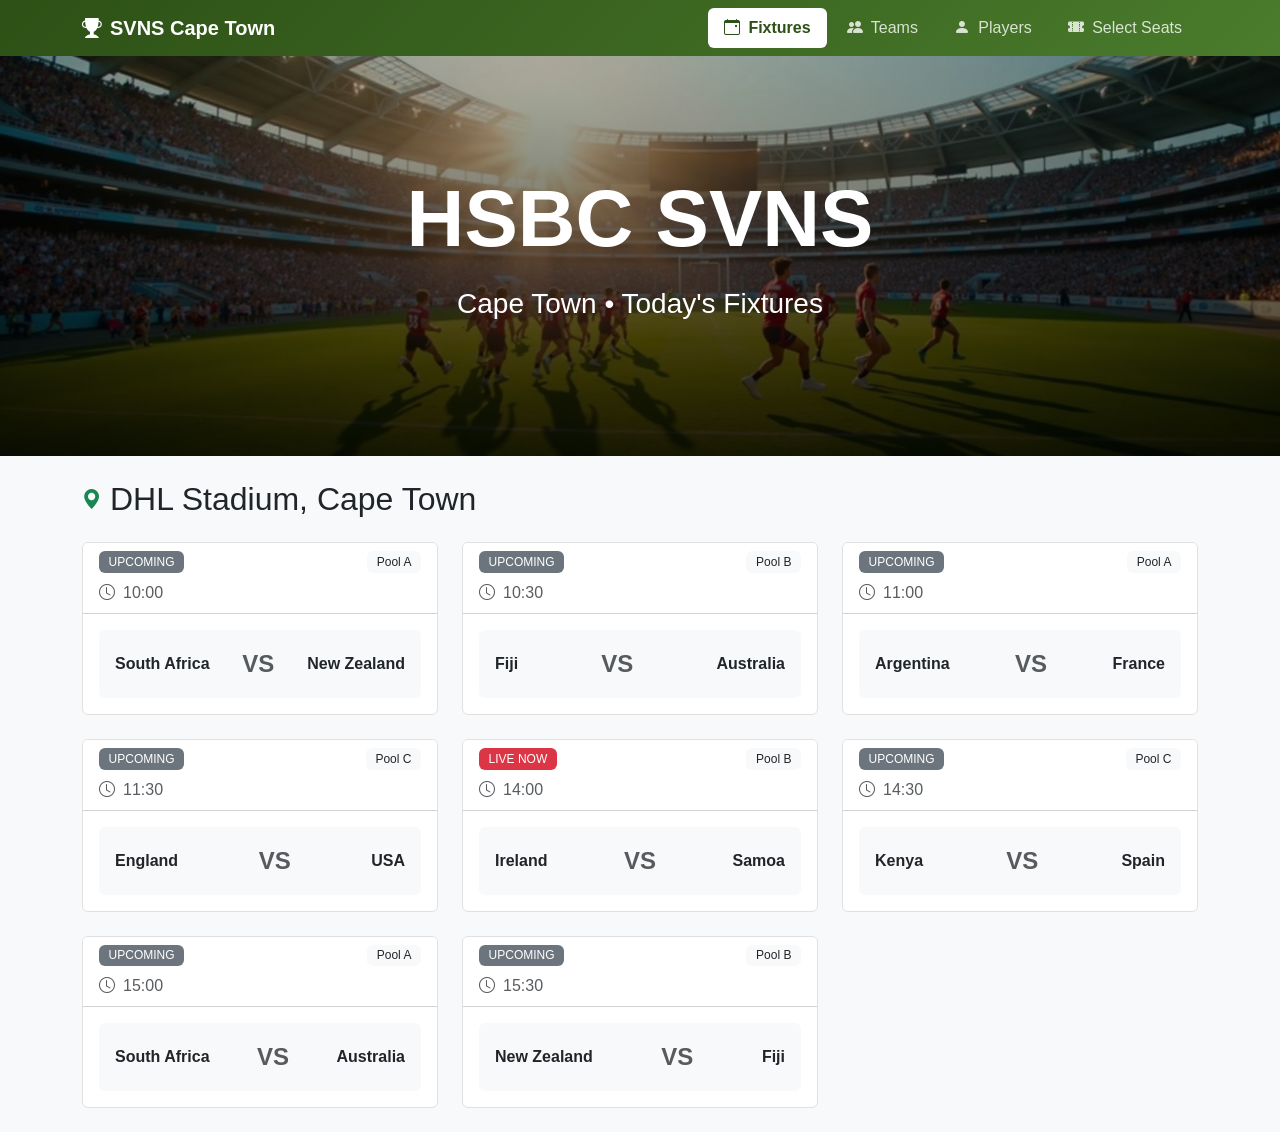
<file: index.html>
<!DOCTYPE html>
<html lang="en">
<head>
    <meta charset="UTF-8">
    <meta name="viewport" content="width=device-width, initial-scale=1.0">
    <title>HSBC SVNS Cape Town - Rugby Sevens</title>
    <meta name="description" content="Watch the world's best rugby sevens teams compete at DHL Stadium, Cape Town. View fixtures, teams, players, and book your seats." />
    
    <!-- Bootstrap CSS -->
    <link href="https://cdn.jsdelivr.net/npm/bootstrap@5.3.0/dist/css/bootstrap.min.css" rel="stylesheet">
    <!-- Bootstrap Icons -->
    <link rel="stylesheet" href="https://cdn.jsdelivr.net/npm/bootstrap-icons@1.11.0/font/bootstrap-icons.min.css">
    <!-- Custom CSS -->
    <link rel="stylesheet" href="styles.css">
</head>
<body>
    <!-- Navigation -->
    <nav class="navbar navbar-expand-lg navbar-dark sticky-top" style="background: linear-gradient(135deg, #2d5016 0%, #4a7c2c 100%);">
        <div class="container">
            <a class="navbar-brand d-flex align-items-center" href="index.html">
                <i class="bi bi-trophy-fill me-2"></i>
                <span class="fw-bold">SVNS Cape Town</span>
            </a>
            <button class="navbar-toggler" type="button" data-bs-toggle="collapse" data-bs-target="#navbarNav">
                <span class="navbar-toggler-icon"></span>
            </button>
            <div class="collapse navbar-collapse justify-content-end" id="navbarNav">
                <ul class="navbar-nav gap-1">
                    <li class="nav-item">
                        <a class="nav-link active rounded px-3" href="index.html">
                            <i class="bi bi-calendar-event me-1"></i>
                            <span class="d-none d-sm-inline">Fixtures</span>
                        </a>
                    </li>
                    <li class="nav-item">
                        <a class="nav-link rounded px-3" href="teams.html">
                            <i class="bi bi-people-fill me-1"></i>
                            <span class="d-none d-sm-inline">Teams</span>
                        </a>
                    </li>
                    <li class="nav-item">
                        <a class="nav-link rounded px-3" href="players.html">
                            <i class="bi bi-person-fill me-1"></i>
                            <span class="d-none d-sm-inline">Players</span>
                        </a>
                    </li>
                    <li class="nav-item">
                        <a class="nav-link rounded px-3" href="booking.html">
                            <i class="bi bi-ticket-perforated-fill me-1"></i>
                            <span class="d-none d-sm-inline">Select Seats</span>
                        </a>
                    </li>
                </ul>
            </div>
        </div>
    </nav>

    <!-- Hero Section -->
    <div class="position-relative" style="height: 400px; overflow: hidden;">
        <img src="hero-stadium.jpg" alt="Cape Town Stadium" class="w-100 h-100" style="object-fit: cover;">
        <div class="position-absolute top-0 start-0 w-100 h-100" style="background: linear-gradient(to top, rgba(0,0,0,0.8), rgba(0,0,0,0.3));"></div>
        <div class="position-absolute top-50 start-50 translate-middle text-center text-white w-100 animate-fade-in">
            <h1 class="display-1 fw-bold mb-3">HSBC SVNS</h1>
            <p class="fs-3">Cape Town • Today's Fixtures</p>
        </div>
    </div>

    <!-- Main Content -->
    <div class="container py-4">
        <div class="d-flex align-items-center gap-2 mb-4">
            <i class="bi bi-geo-alt-fill text-success fs-5"></i>
            <h2 class="mb-0">DHL Stadium, Cape Town</h2>
        </div>

        <div class="row g-4" id="fixtures-container">
            <!-- Fixtures will be loaded here -->
        </div>
    </div>

    <!-- Bootstrap JS -->
    <script src="https://cdn.jsdelivr.net/npm/bootstrap@5.3.0/dist/js/bootstrap.bundle.min.js"></script>
    <!-- Custom JS -->
    <script src="script.js"></script>
</body>
</html>
</file>
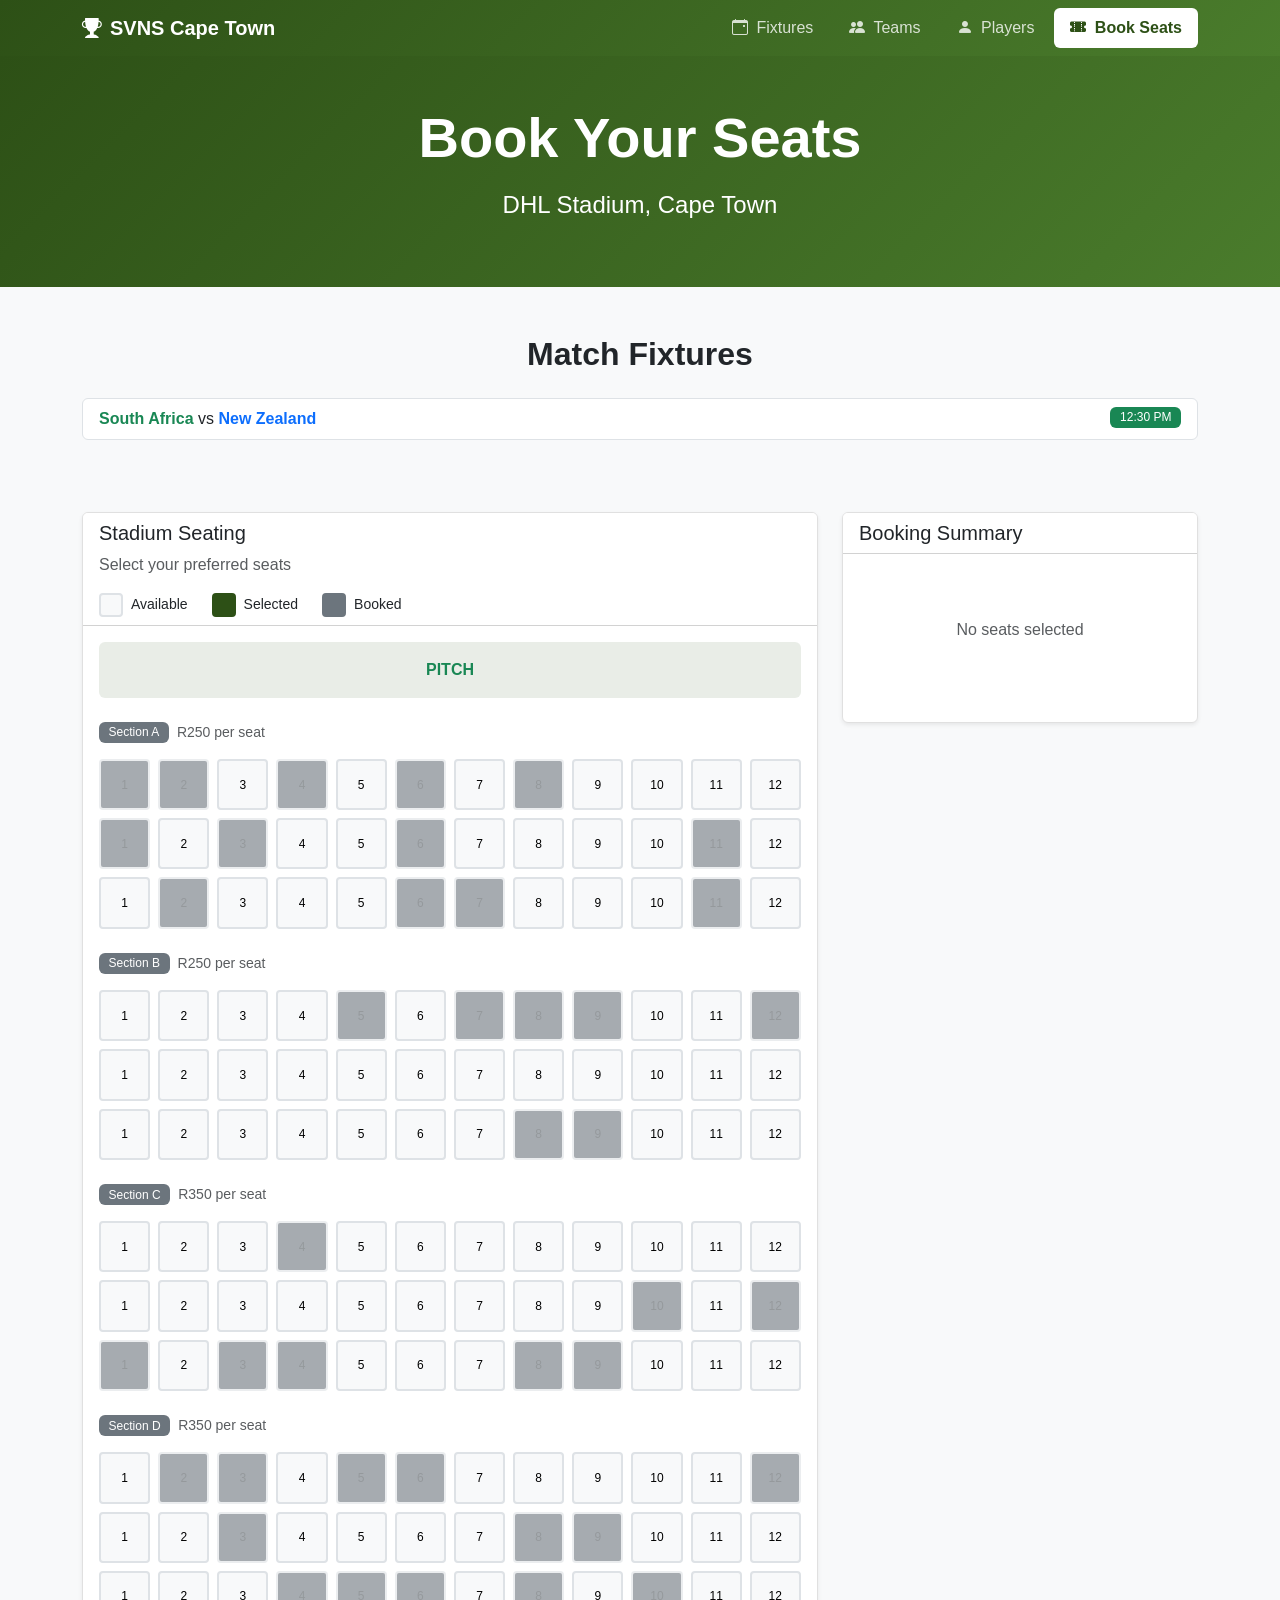
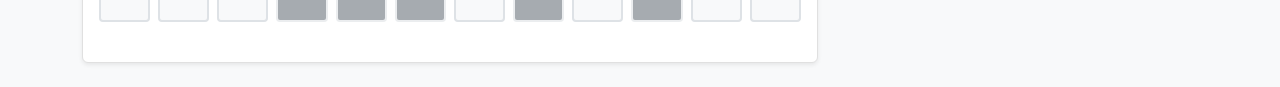
<file: booking.html>
<!DOCTYPE html>
<html lang="en">
<head>
    <meta charset="UTF-8">
    <meta name="viewport" content="width=device-width, initial-scale=1.0">
    <title>Book Seats - HSBC SVNS Cape Town</title>
    
    <link href="https://cdn.jsdelivr.net/npm/bootstrap@5.3.0/dist/css/bootstrap.min.css" rel="stylesheet">
    <link rel="stylesheet" href="https://cdn.jsdelivr.net/npm/bootstrap-icons@1.11.0/font/bootstrap-icons.min.css">
    <link rel="stylesheet" href="styles.css">
</head>
<body>
    <!-- Navigation -->
    <nav class="navbar navbar-expand-lg navbar-dark sticky-top" style="background: linear-gradient(135deg, #2d5016 0%, #4a7c2c 100%);">
        <div class="container">
            <a class="navbar-brand d-flex align-items-center" href="index.html">
                <i class="bi bi-trophy-fill me-2"></i>
                <span class="fw-bold">SVNS Cape Town</span>
            </a>
            <button class="navbar-toggler" type="button" data-bs-toggle="collapse" data-bs-target="#navbarNav">
                <span class="navbar-toggler-icon"></span>
            </button>
            <div class="collapse navbar-collapse justify-content-end" id="navbarNav">
                <ul class="navbar-nav gap-1">
                    <li class="nav-item">
                        <a class="nav-link rounded px-3" href="index.html">
                            <i class="bi bi-calendar-event me-1"></i>
                            <span class="d-none d-sm-inline">Fixtures</span>
                        </a>
                    </li>
                    <li class="nav-item">
                        <a class="nav-link rounded px-3" href="teams.html">
                            <i class="bi bi-people-fill me-1"></i>
                            <span class="d-none d-sm-inline">Teams</span>
                        </a>
                    </li>
                    <li class="nav-item">
                        <a class="nav-link rounded px-3" href="players.html">
                            <i class="bi bi-person-fill me-1"></i>
                            <span class="d-none d-sm-inline">Players</span>
                        </a>
                    </li>
                    <li class="nav-item">
                        <a class="nav-link active rounded px-3" href="booking.html">
                            <i class="bi bi-ticket-perforated-fill me-1"></i>
                            <span class="d-none d-sm-inline">Book Seats</span>
                        </a>
                    </li>
                </ul>
            </div>
        </div>
    </nav>

    <!-- Hero Section -->
    <div class="py-5" style="background: linear-gradient(135deg, #2d5016 0%, #4a7c2c 100%);">
        <div class="container text-center text-white animate-fade-in">
            <h1 class="display-4 fw-bold mb-3">Book Your Seats</h1>
            <p class="fs-4">DHL Stadium, Cape Town</p>
        </div>
    </div>

    <!-- Fixtures Section -->
<div class="container my-5">
  <h2 class="fw-bold mb-4 text-center">Match Fixtures</h2>

  <ul class="list-group">
    <!-- Match 1 -->
    <li class="list-group-item">
      <strong data-bs-toggle="collapse" data-bs-target="#saPlayers" role="button" class="text-success">
        South Africa
      </strong>
      vs
      <strong data-bs-toggle="collapse" data-bs-target="#nzPlayers" role="button" class="text-primary">
        New Zealand
      </strong>
      <span class="badge bg-success float-end">12:30 PM</span>

      <!-- Players Collapse -->
      <div class="collapse mt-2" id="saPlayers">
        <ol class=" ms-3">
          <li>Christie Grobbelaar </li>
          <li>Ryan Oosthuizen</li>
          <li>Impi Visser </li>
          <li>Zain Davids</li>
          <li>Queqin Nortje</li>
          <li>Tiaan Pretorius</li>
          <li>Shaun Williams</li>
          <li>Selvyn Davids(C)</li>
          <li>Tristan Leyds</li>
          <li>Rosco Specman</li>
        </ol>
      </div>
      <div class="collapse mt-2" id="nzPlayers">
        <ol class=" ms-3">
          <li>Scott Curry</li>
          <li>Brady Rush</li>
          <li>Tone Ng Shiu</li>
          <li>Akuila Rokolisoa</li>
          <li>Dylan Collier(C)</li>
          <li>Ngarohi McGarvey-Black</li>
          <li>Fehi Fineanganofo</li>
          <li>Andrew Knewstubb</li>
          <li>Regan Ware</li>
          <li>Regan Ware</li>
        </ul>
      </div>
    </li>
  </ol>
</div>

<!-- Booking Section -->
    <div class="container py-4">
        <div class="row g-4">
            <!-- Seating Map -->
            <div class="col-lg-8">
                <div class="card shadow-sm">
                    <div class="card-header bg-white">
                        <h5 class="card-title mb-2">Stadium Seating</h5>
                        <p class="text-muted mb-3">Select your preferred seats</p>
                        <div class="d-flex gap-4 flex-wrap">
                            <div class="d-flex align-items-center gap-2">
                                <div class="seat-legend available"></div>
                                <small>Available</small>
                            </div>
                            <div class="d-flex align-items-center gap-2">
                                <div class="seat-legend selected"></div>
                                <small>Selected</small>
                            </div>
                            <div class="d-flex align-items-center gap-2">
                                <div class="seat-legend booked"></div>
                                <small>Booked</small>
                            </div>
                        </div>
                    </div>
                    <div class="card-body">
                        <div class="text-center py-3 mb-4 rounded" style="background-color: rgba(45, 80, 22, 0.1);">
                            <strong class="text-success">PITCH</strong>
                        </div>
                        <div id="seating-sections"></div>
                    </div>
                </div>
            </div>

            <!-- Booking Summary -->
            <div class="col-lg-4">
                <div class="card shadow-sm sticky-top" style="top: 80px;">
                    <div class="card-header bg-white">
                        <h5 class="card-title mb-0">Booking Summary</h5>
                    </div>
                    <div class="card-body" id="booking-summary">
                        <p class="text-muted text-center py-5">No seats selected</p>
                    </div>
                </div>
            </div>
        </div>
    </div>

    <!-- Toast Container -->
    <div class="toast-container position-fixed bottom-0 end-0 p-3">
        <div id="bookingToast" class="toast" role="alert">
            <div class="toast-header">
                <i class="bi bi-check-circle-fill text-success me-2"></i>
                <strong class="me-auto">Booking Confirmed</strong>
                <button type="button" class="btn-close" data-bs-dismiss="toast"></button>
            </div>
            <div class="toast-body" id="toast-message"></div>
        </div>
    </div>

    <script src="https://cdn.jsdelivr.net/npm/bootstrap@5.3.0/dist/js/bootstrap.bundle.min.js"></script>
    <script src="booking.js"></script>
</body>
</html>
</file>
<file: styles.css>
/* General Styles */
body {
    min-height: 100vh;
    background-color: #f8f9fa;
    font-family: -apple-system, BlinkMacSystemFont, 'Segoe UI', Roboto, 'Helvetica Neue', Arial, sans-serif;
}

/* Animations */
@keyframes fadeIn {
    from {
        opacity: 0;
        transform: translateY(10px);
    }
    to {
        opacity: 1;
        transform: translateY(0);
    }
}

@keyframes scaleIn {
    from {
        opacity: 0;
        transform: scale(0.95);
    }
    to {
        opacity: 1;
        transform: scale(1);
    }
}

.animate-fade-in {
    animation: fadeIn 0.5s ease-out;
}

.animate-scale-in {
    animation: scaleIn 0.3s ease-out;
}

/* Navigation */
.navbar .nav-link {
    transition: all 0.2s ease;
    color: rgba(255, 255, 255, 0.8);
}

.navbar .nav-link:hover {
    background-color: rgba(255, 255, 255, 0.1);
    color: white;
}

.navbar .nav-link.active {
    background-color: white !important;
    color: #2d5016 !important;
    font-weight: 600;
}

/* Cards */
.card {
    border: 1px solid #e0e0e0;
    transition: all 0.3s ease;
}

.card:hover {
    box-shadow: 0 8px 24px rgba(0, 0, 0, 0.12);
    transform: translateY(-2px);
}

/* Badges */
.badge {
    font-weight: 500;
    padding: 0.4em 0.8em;
}

/* Booking Seats */
.seat-legend {
    width: 24px;
    height: 24px;
    border-radius: 4px;
    border: 2px solid #dee2e6;
}

.seat-legend.available {
    background-color: #f8f9fa;
}

.seat-legend.selected {
    background-color: #2d5016;
    border-color: #2d5016;
}

.seat-legend.booked {
    background-color: #6c757d;
    border-color: #6c757d;
}

.seat {
    width: 100%;
    aspect-ratio: 1;
    border: 2px solid #dee2e6;
    border-radius: 4px;
    background-color: #f8f9fa;
    font-size: 0.75rem;
    font-weight: 500;
    transition: all 0.2s ease;
    cursor: pointer;
    display: flex;
    align-items: center;
    justify-content: center;
}

.seat:hover:not(.booked) {
    border-color: #2d5016;
    background-color: rgba(45, 80, 22, 0.1);
}

.seat.selected {
    background-color: #2d5016;
    color: white;
    border-color: #2d5016;
}

.seat.booked {
    background-color: #6c757d;
    cursor: not-allowed;
    opacity: 0.6;
}

/* Team and Player Cards */
.team-avatar, .player-avatar {
    width: 96px;
    height: 96px;
    background: linear-gradient(135deg, #2d5016 0%, #4a7c2c 100%);
    border-radius: 50%;
    display: flex;
    align-items: center;
    justify-content: center;
    font-size: 2rem;
    font-weight: bold;
    color: white;
    margin: 0 auto;
}

.player-avatar {
    width: 80px;
    height: 80px;
    background-color: #e9ecef;
    color: #6c757d;
}

/* Responsive */
@media (max-width: 768px) {
    .display-1 {
        font-size: 3rem;
    }
    
    .display-4 {
        font-size: 2rem;
    }
}

/* Utilities */
.text-gold {
    color: #d4af37;
}

.bg-pitch {
    background: linear-gradient(135deg, #2d5016 0%, #4a7c2c 100%);
}
</file>
